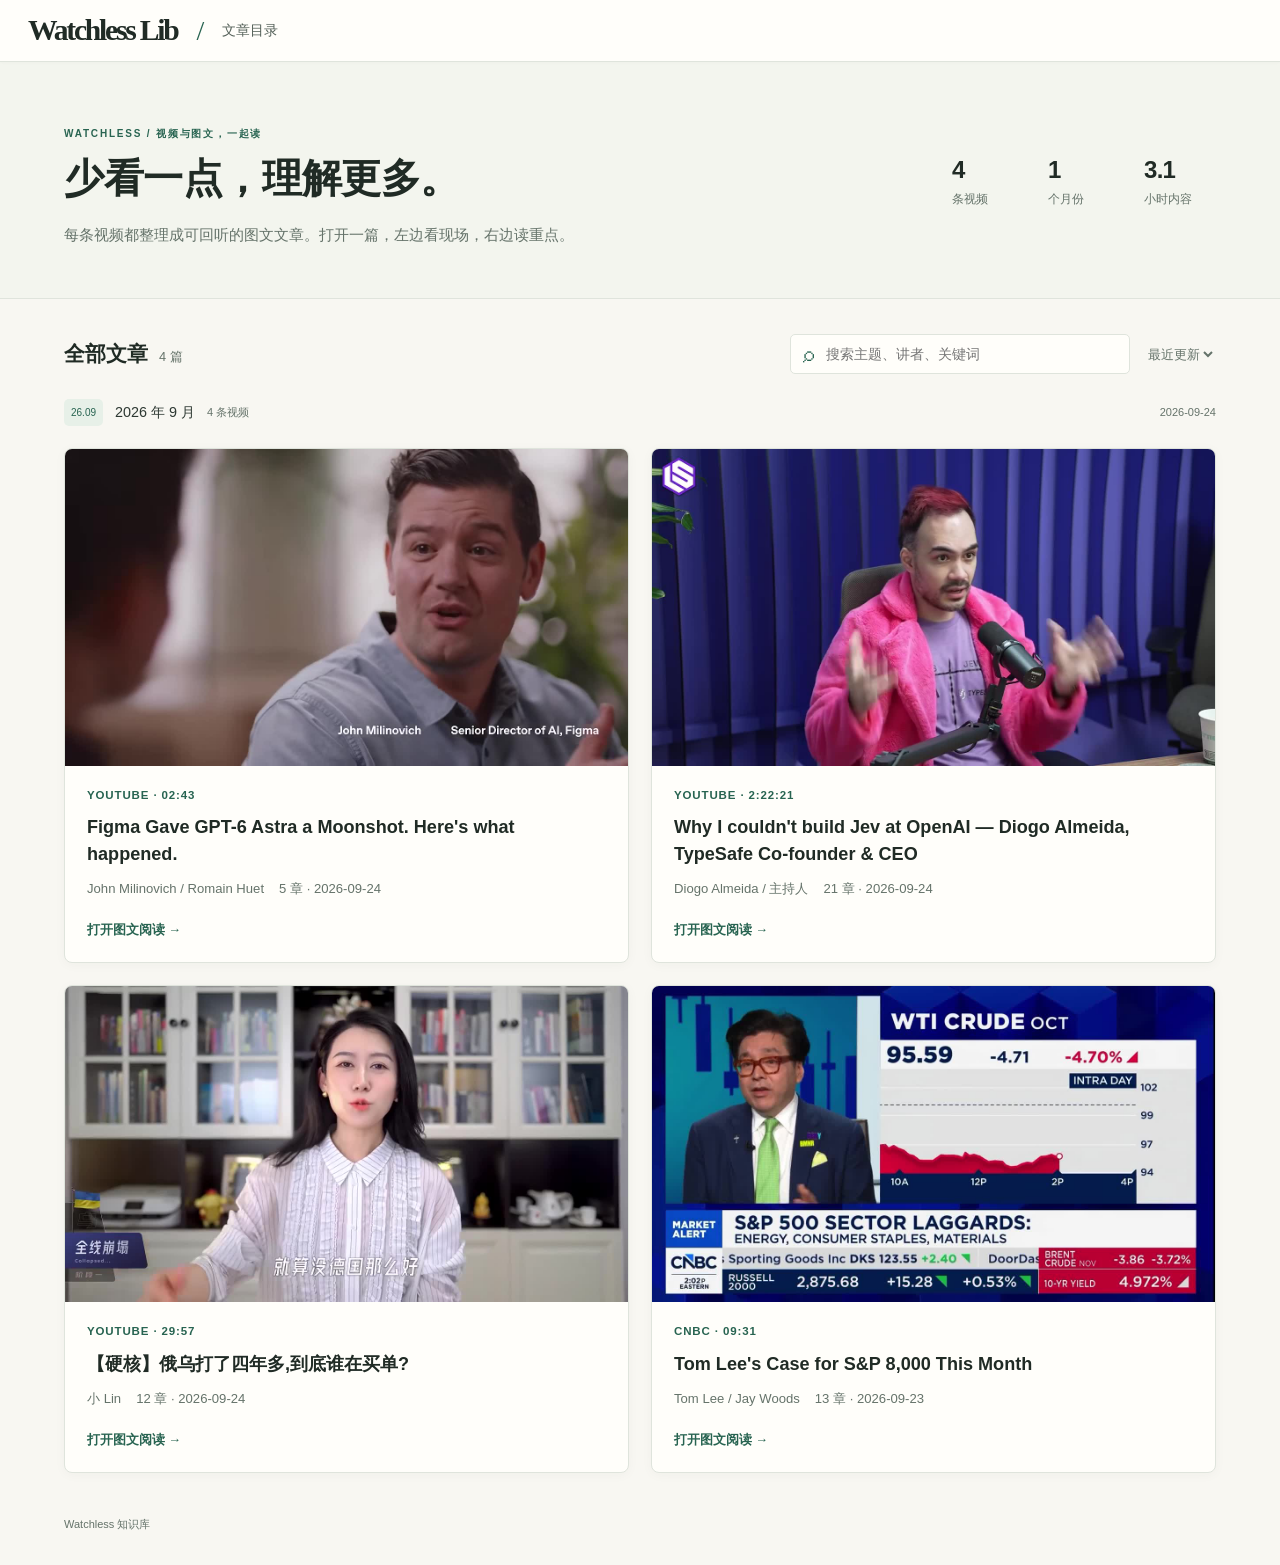
<file: site/index.html>
<!doctype html>
<html lang="zh-CN">
<head>
<meta charset="utf-8">
<meta name="viewport" content="width=device-width, initial-scale=1">
<title>文章目录 · watchless</title>
<meta name="description" content="视频与图文，一起读。打开一篇文章，边看边读。">
<link rel="stylesheet" href="assets/site.css?v=20260924-video-summary2">
</head>
<body data-page="archive">
<div id="app">
  <main class="state-page">
    <span class="eyebrow">watchless</span>
    <h1>正在打开文章目录</h1>
    <p>视频与图文，即将同步展开。</p>
    <div class="loading-bar"></div>
  </main>
</div>
<noscript>
  <main class="state-page">
    <h1>请启用 JavaScript</h1>
    <p>知识库需要 JavaScript 才能播放视频并同步图文。</p>
  </main>
</noscript>
<script src="assets/site.js?v=20260924-video-summary3"></script>
</body>
</html>
</file>
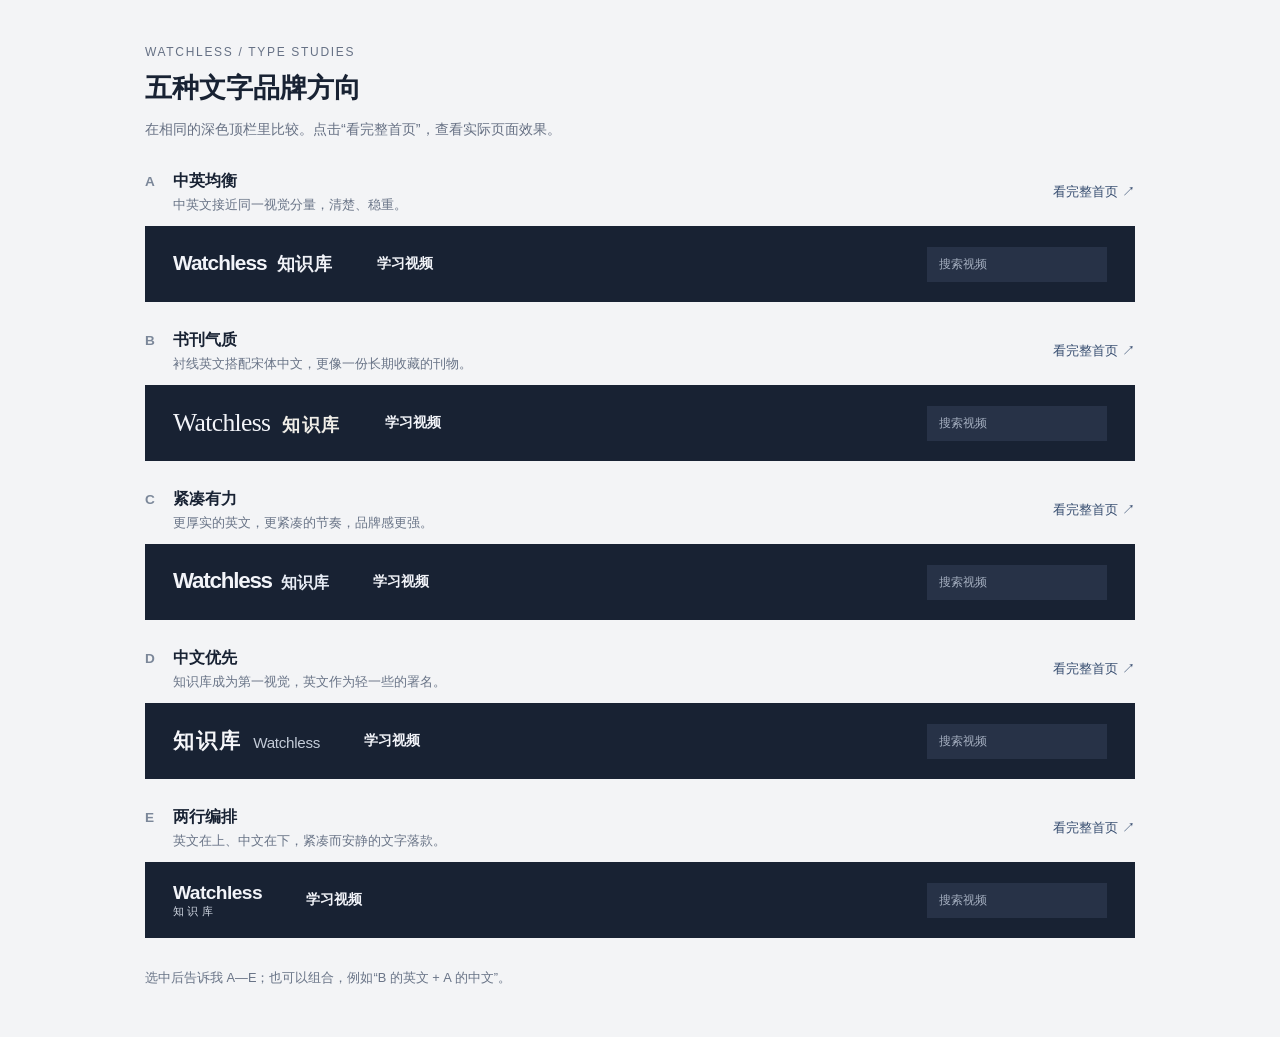
<file: site/brand-options/index.html>
<!doctype html><html lang="zh-CN"><head><meta charset="utf-8"><meta name="viewport" content="width=device-width,initial-scale=1"><title>Watchless · 文字品牌方案</title><style>
*{box-sizing:border-box}body{margin:0;background:#f3f4f6;color:#182233;font-family:"PingFang SC",sans-serif}main{max-width:1050px;margin:0 auto;padding:42px 30px 50px}.intro{margin-bottom:32px}.intro small{font-size:.75rem;letter-spacing:.14em;color:#667185}h1{font-size:1.7rem;font-weight:600;margin:10px 0} .intro p{color:#677184;font-size:.9rem}.option{margin-bottom:28px}.label{display:flex;justify-content:space-between;align-items:center;margin-bottom:12px;gap:15px}h2{font-size:1rem;margin:0;font-weight:600}h2 span{display:inline-block;color:#7b8799;font-family:"Avenir Next",sans-serif;width:28px;font-size:.85rem}.label p{margin:5px 0 0 28px;color:#697487;font-size:.8rem}.label a{color:#344b6e;text-decoration:none;font-size:.8rem;white-space:nowrap}.sample{height:76px;background:#182233;display:flex;align-items:center;padding:0 28px;gap:44px;color:#f2f4f9}.brand{display:flex;text-decoration:none;white-space:nowrap;color:inherit;flex-shrink:0}.brand-wordmark{line-height:1}.nav{font-size:.85rem;font-weight:600;white-space:nowrap}.search{margin-left:auto;background:#273247;color:#a5afc0;font-size:.75rem;padding:9px 12px;width:180px}footer{color:#697487;font-size:.8rem;margin-top:32px}@media(max-width:650px){main{padding:25px 16px}.sample{padding:0 18px;gap:25px}.search{display:none}.label{align-items:flex-start}.label p{line-height:1.6}.label a{font-size:.7rem}}
</style></head><body><main><header class="intro"><small>WATCHLESS / TYPE STUDIES</small><h1>五种文字品牌方向</h1><p>在相同的深色顶栏里比较。点击“看完整首页”，查看实际页面效果。</p></header><section class="option option-a"><div class="label"><div><h2><span>A</span>中英均衡</h2><p>中英文接近同一视觉分量，清楚、稳重。</p></div><a href="a.html" target="_blank">看完整首页 ↗</a></div><div class="sample"><a class="brand" href="a.html" aria-label="Watchless 知识库"><span class="brand-wordmark">Watchless</span><span class="brand-descriptor">知识库</span></a><span class="nav">学习视频</span><span class="search">搜索视频</span></div><style>.option-a .brand{gap:10px;align-items:baseline}.option-a .brand-wordmark{font-family:"Avenir Next",sans-serif;font-size:1.3rem;font-weight:600;letter-spacing:-.045em}.option-a .brand-descriptor{font-family:"PingFang SC",sans-serif;font-size:1.1rem;font-weight:600;letter-spacing:.04em;color:#f0f2f7}</style></section><section class="option option-b"><div class="label"><div><h2><span>B</span>书刊气质</h2><p>衬线英文搭配宋体中文，更像一份长期收藏的刊物。</p></div><a href="b.html" target="_blank">看完整首页 ↗</a></div><div class="sample"><a class="brand" href="b.html" aria-label="Watchless 知识库"><span class="brand-wordmark">Watchless</span><span class="brand-descriptor">知识库</span></a><span class="nav">学习视频</span><span class="search">搜索视频</span></div><style>.option-b .brand{gap:12px;align-items:baseline}.option-b .brand-wordmark{font-family:Baskerville,"Times New Roman",serif;font-size:1.6rem;font-weight:400;letter-spacing:-.025em}.option-b .brand-descriptor{font-family:"Songti SC",serif;font-size:1.15rem;font-weight:600;letter-spacing:.08em;color:#f0eee8}</style></section><section class="option option-c"><div class="label"><div><h2><span>C</span>紧凑有力</h2><p>更厚实的英文，更紧凑的节奏，品牌感更强。</p></div><a href="c.html" target="_blank">看完整首页 ↗</a></div><div class="sample"><a class="brand" href="c.html" aria-label="Watchless 知识库"><span class="brand-wordmark">Watchless</span><span class="brand-descriptor">知识库</span></a><span class="nav">学习视频</span><span class="search">搜索视频</span></div><style>.option-c .brand{gap:9px;align-items:baseline}.option-c .brand-wordmark{font-family:"Helvetica Neue",sans-serif;font-size:1.4rem;font-weight:800;letter-spacing:-.055em}.option-c .brand-descriptor{font-family:"PingFang SC",sans-serif;font-size:1rem;font-weight:600;letter-spacing:0;color:#e8edf6}</style></section><section class="option option-d"><div class="label"><div><h2><span>D</span>中文优先</h2><p>知识库成为第一视觉，英文作为轻一些的署名。</p></div><a href="d.html" target="_blank">看完整首页 ↗</a></div><div class="sample"><a class="brand" href="d.html" aria-label="Watchless 知识库"><span class="brand-wordmark">Watchless</span><span class="brand-descriptor">知识库</span></a><span class="nav">学习视频</span><span class="search">搜索视频</span></div><style>.option-d .brand{gap:11px;align-items:baseline;flex-direction:row-reverse}.option-d .brand-wordmark{font-family:"Avenir Next",sans-serif;font-size:.95rem;font-weight:500;letter-spacing:-.02em;color:#c3cbd8}.option-d .brand-descriptor{font-family:"PingFang SC",sans-serif;font-size:1.3rem;font-weight:600;letter-spacing:.1em;color:#f5f6f9}</style></section><section class="option option-e"><div class="label"><div><h2><span>E</span>两行编排</h2><p>英文在上、中文在下，紧凑而安静的文字落款。</p></div><a href="e.html" target="_blank">看完整首页 ↗</a></div><div class="sample"><a class="brand" href="e.html" aria-label="Watchless 知识库"><span class="brand-wordmark">Watchless</span><span class="brand-descriptor">知识库</span></a><span class="nav">学习视频</span><span class="search">搜索视频</span></div><style>.option-e .brand{gap:4px;align-items:flex-start;flex-direction:column}.option-e .brand-wordmark{font-family:"Avenir Next",sans-serif;font-size:1.2rem;font-weight:600;letter-spacing:-.03em;line-height:1}.option-e .brand-descriptor{font-family:"PingFang SC",sans-serif;font-size:.7rem;font-weight:500;letter-spacing:.3em;color:#d0d7e2;line-height:1}</style></section><footer>选中后告诉我 A—E；也可以组合，例如“B 的英文 + A 的中文”。</footer></main></body></html>
</file>
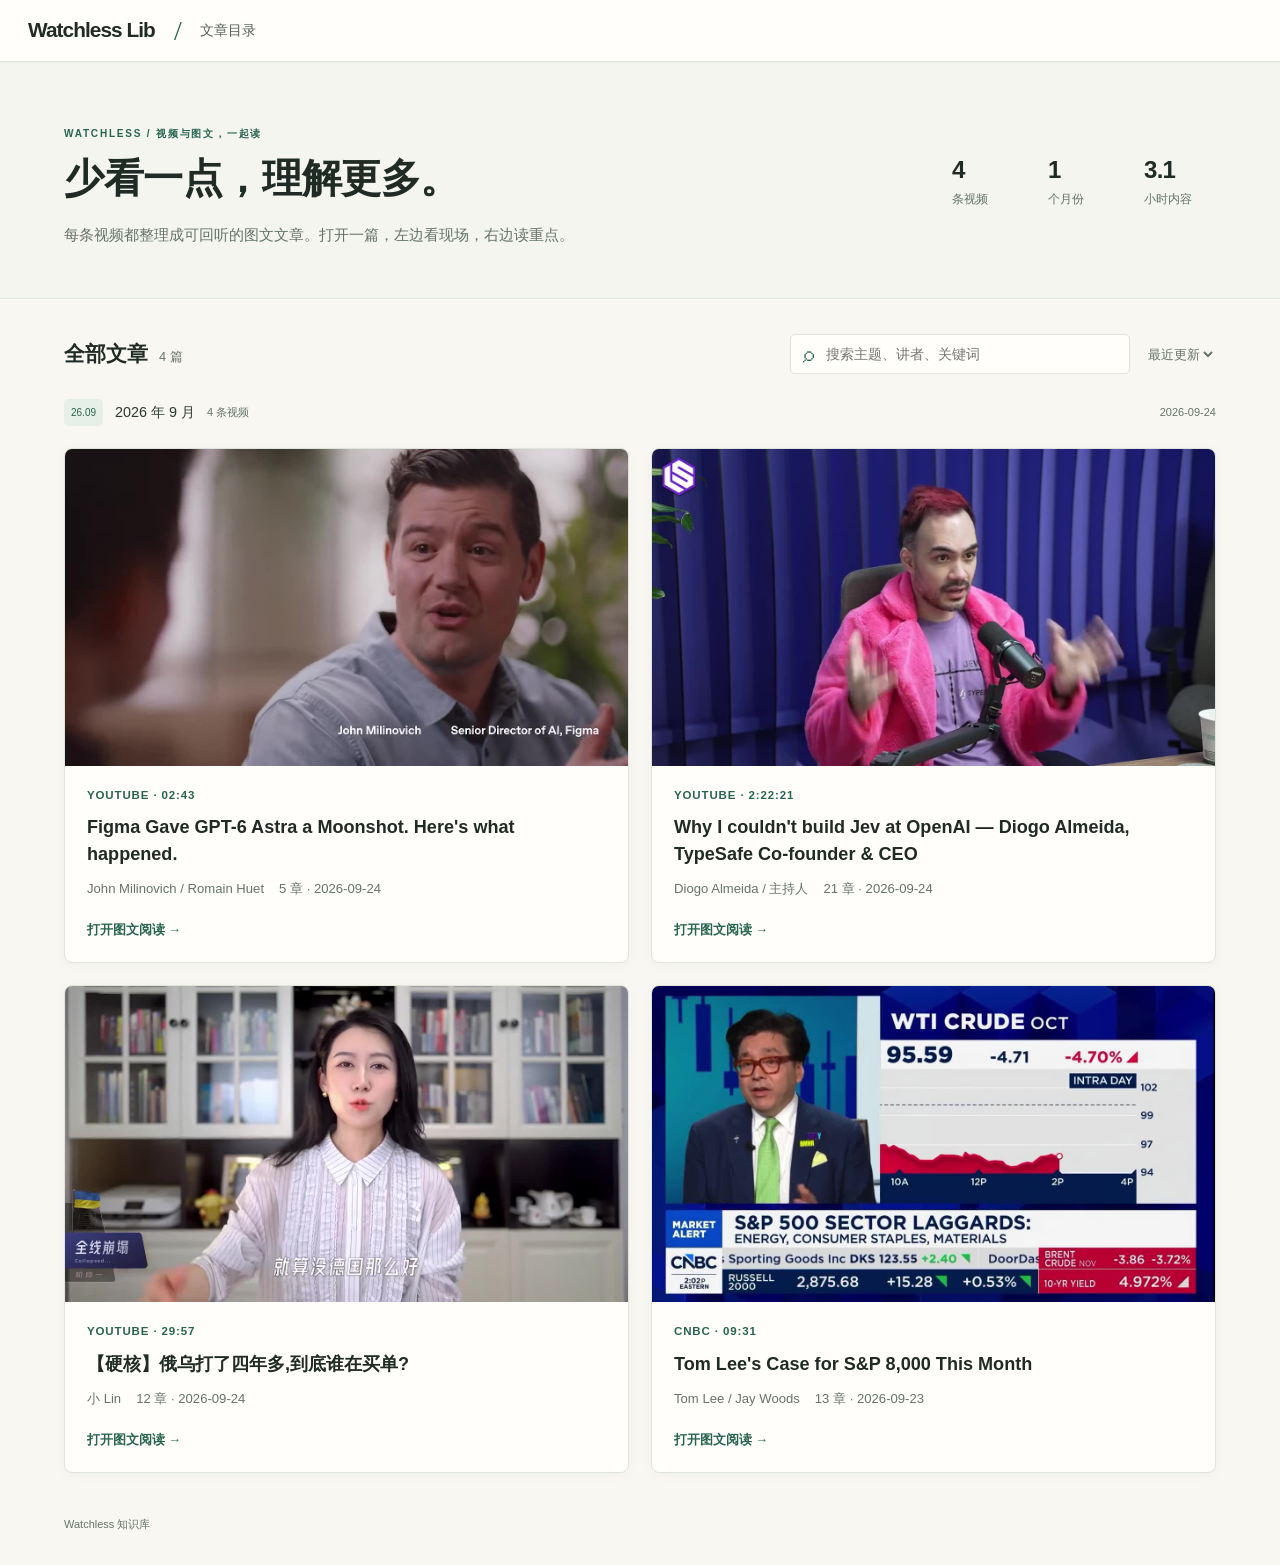
<file: site/brand-options/a.html>
<!doctype html>
<html lang="zh-CN">
<head>
<base href="../">
<meta charset="utf-8">
<meta name="viewport" content="width=device-width, initial-scale=1">
<title>Watchless 知识库 · 学习视频</title>
<meta name="description" content="视频与图文笔记，边看边读。">
<link rel="stylesheet" href="assets/site.css">
<link rel="stylesheet" href="brand-options/a.css">
</head>
<body data-page="archive">
<div id="app">
  <main class="state-page">
    <span class="eyebrow">Watchless 知识库</span>
    <h1>正在打开学习视频</h1>
    <p>视频与图文，即将同步展开。</p>
    <div class="loading-bar"></div>
  </main>
</div>
<noscript>
  <main class="state-page">
    <h1>请启用 JavaScript</h1>
    <p>知识库需要 JavaScript 才能播放视频并同步图文。</p>
  </main>
</noscript>
<script src="assets/site.js"></script>
</body>
</html>
</file>
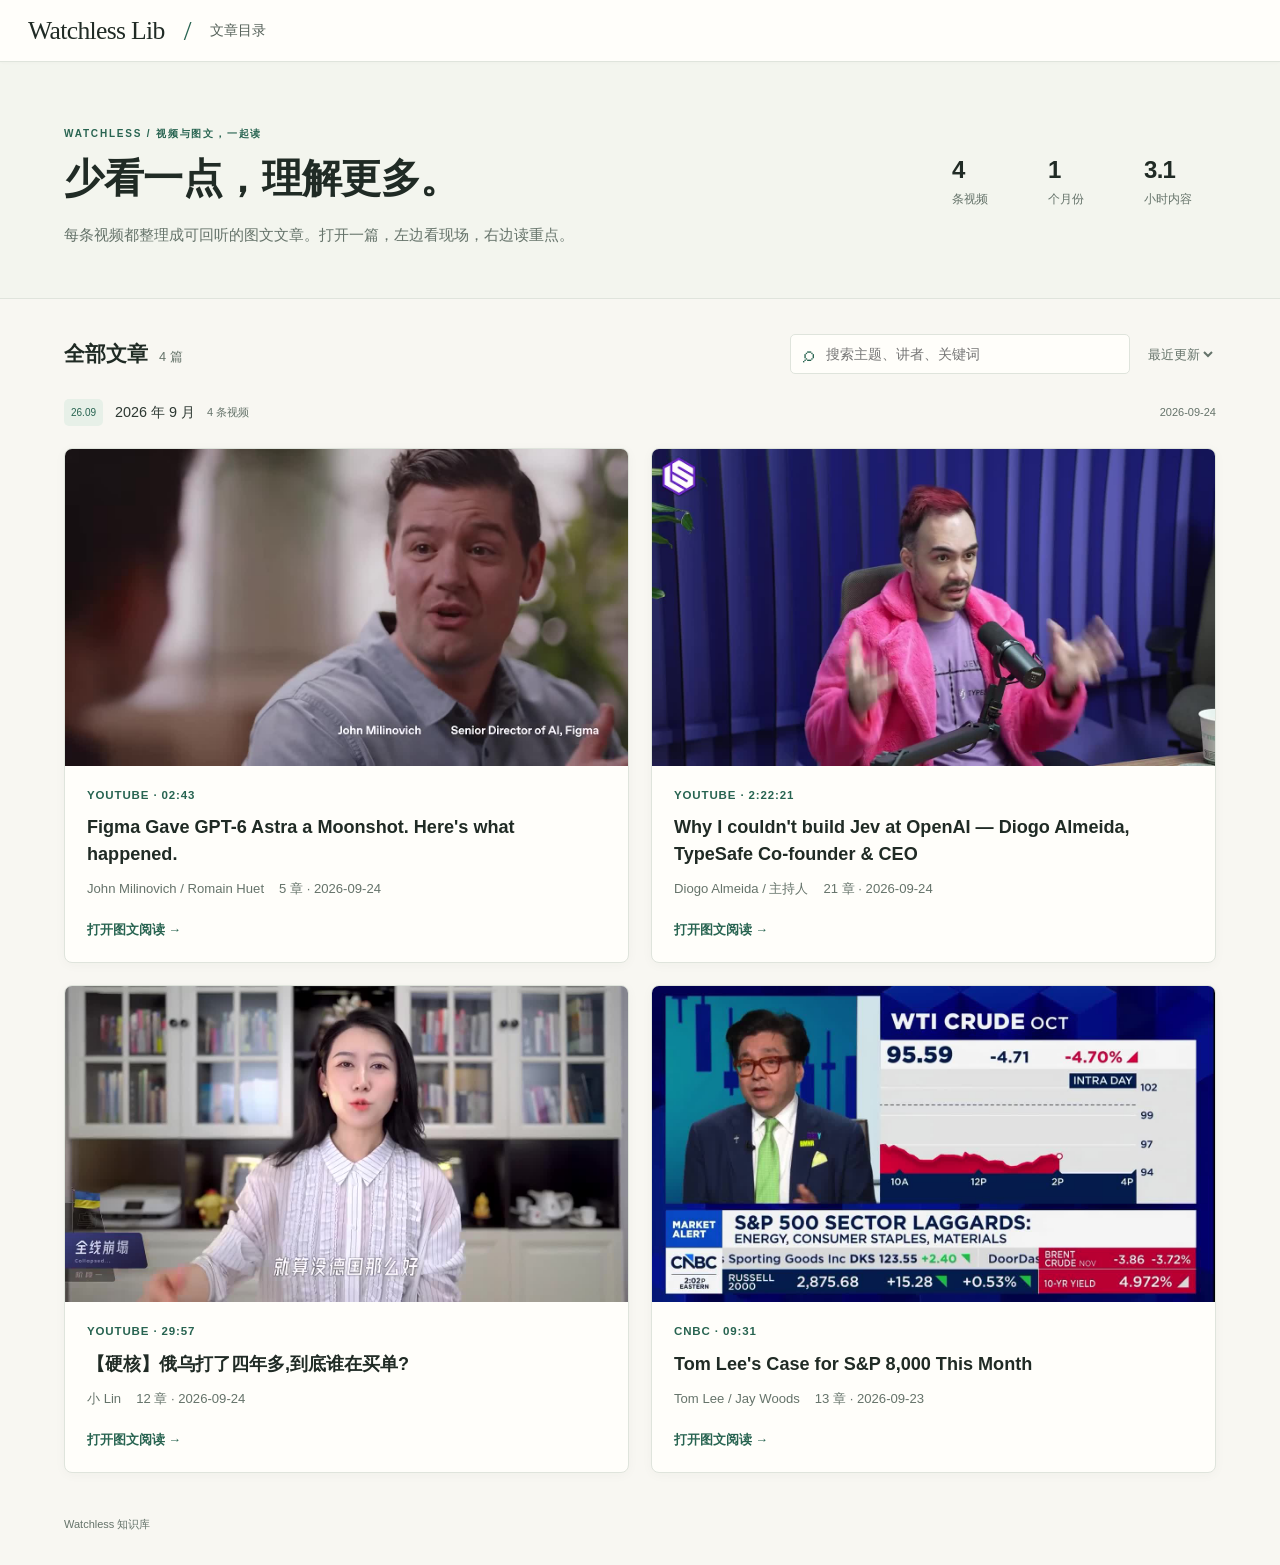
<file: site/brand-options/b.html>
<!doctype html>
<html lang="zh-CN">
<head>
<base href="../">
<meta charset="utf-8">
<meta name="viewport" content="width=device-width, initial-scale=1">
<title>Watchless 知识库 · 学习视频</title>
<meta name="description" content="视频与图文笔记，边看边读。">
<link rel="stylesheet" href="assets/site.css">
<link rel="stylesheet" href="brand-options/b.css">
</head>
<body data-page="archive">
<div id="app">
  <main class="state-page">
    <span class="eyebrow">Watchless 知识库</span>
    <h1>正在打开学习视频</h1>
    <p>视频与图文，即将同步展开。</p>
    <div class="loading-bar"></div>
  </main>
</div>
<noscript>
  <main class="state-page">
    <h1>请启用 JavaScript</h1>
    <p>知识库需要 JavaScript 才能播放视频并同步图文。</p>
  </main>
</noscript>
<script src="assets/site.js"></script>
</body>
</html>
</file>
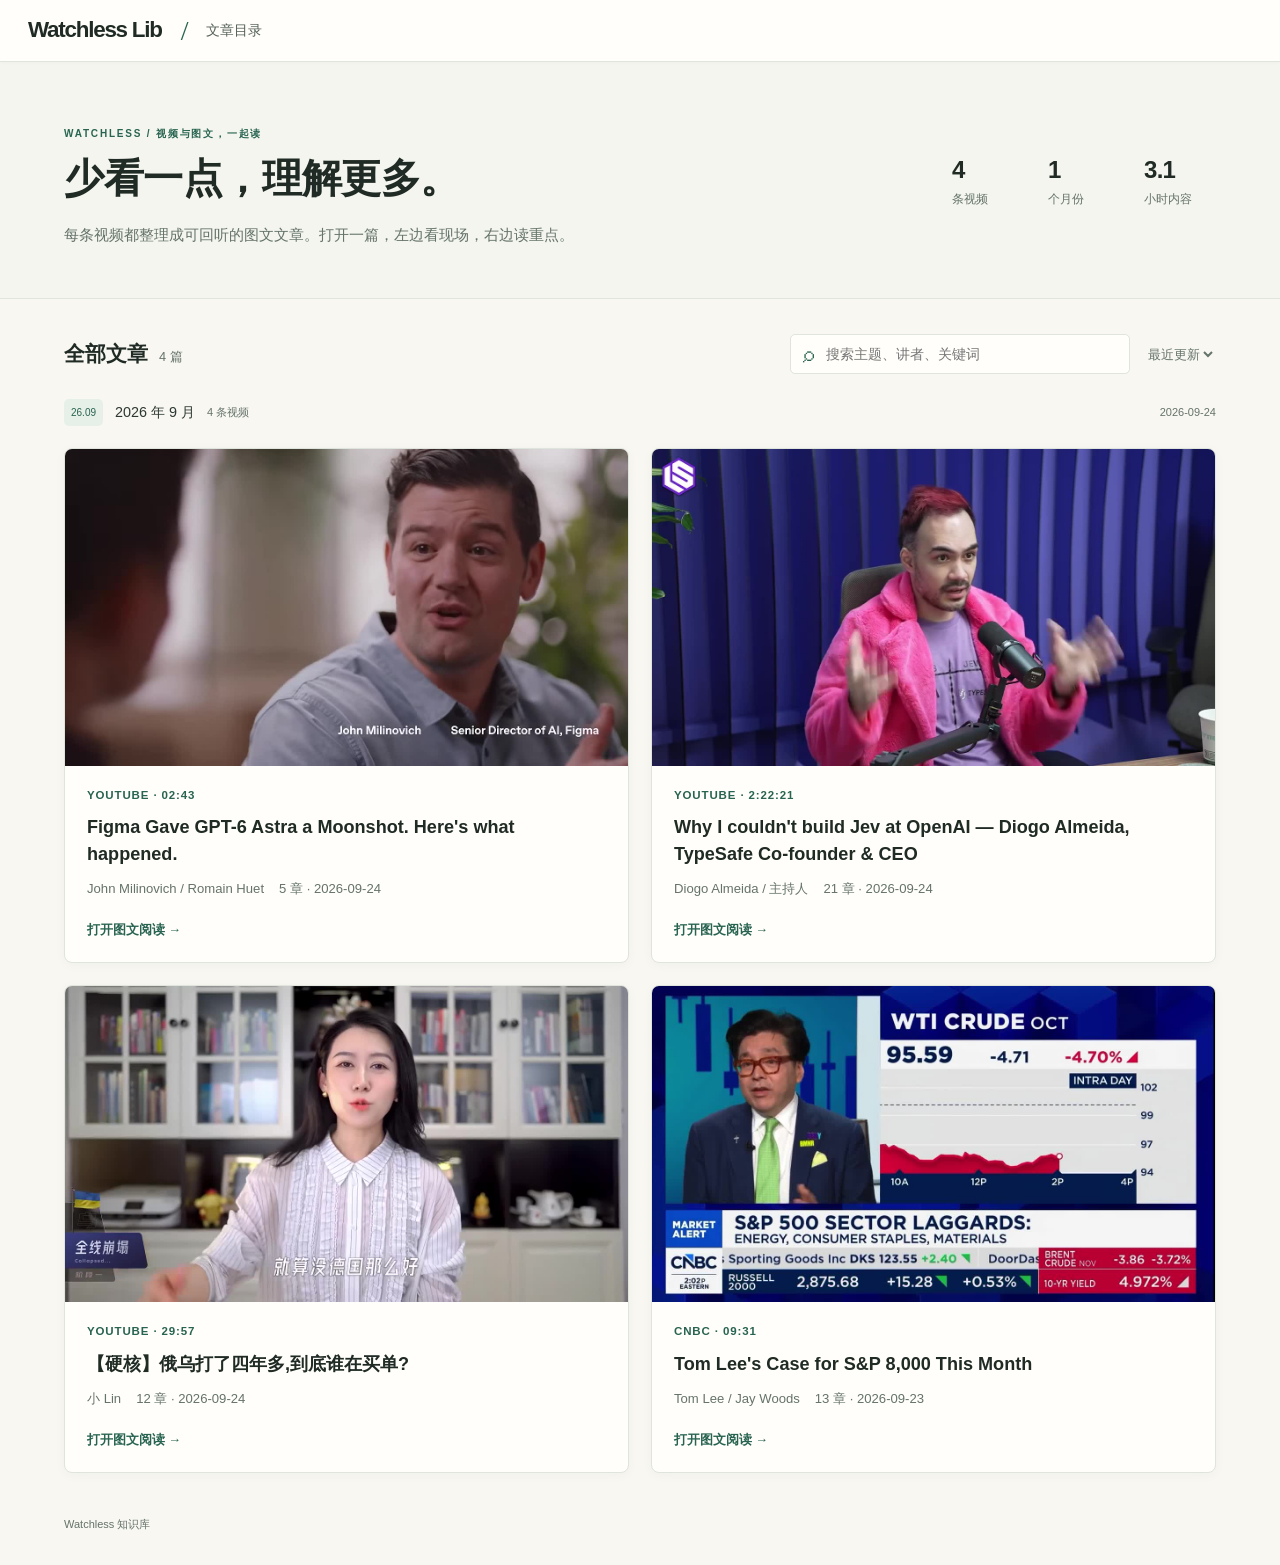
<file: site/brand-options/c.html>
<!doctype html>
<html lang="zh-CN">
<head>
<base href="../">
<meta charset="utf-8">
<meta name="viewport" content="width=device-width, initial-scale=1">
<title>Watchless 知识库 · 学习视频</title>
<meta name="description" content="视频与图文笔记，边看边读。">
<link rel="stylesheet" href="assets/site.css">
<link rel="stylesheet" href="brand-options/c.css">
</head>
<body data-page="archive">
<div id="app">
  <main class="state-page">
    <span class="eyebrow">Watchless 知识库</span>
    <h1>正在打开学习视频</h1>
    <p>视频与图文，即将同步展开。</p>
    <div class="loading-bar"></div>
  </main>
</div>
<noscript>
  <main class="state-page">
    <h1>请启用 JavaScript</h1>
    <p>知识库需要 JavaScript 才能播放视频并同步图文。</p>
  </main>
</noscript>
<script src="assets/site.js"></script>
</body>
</html>
</file>
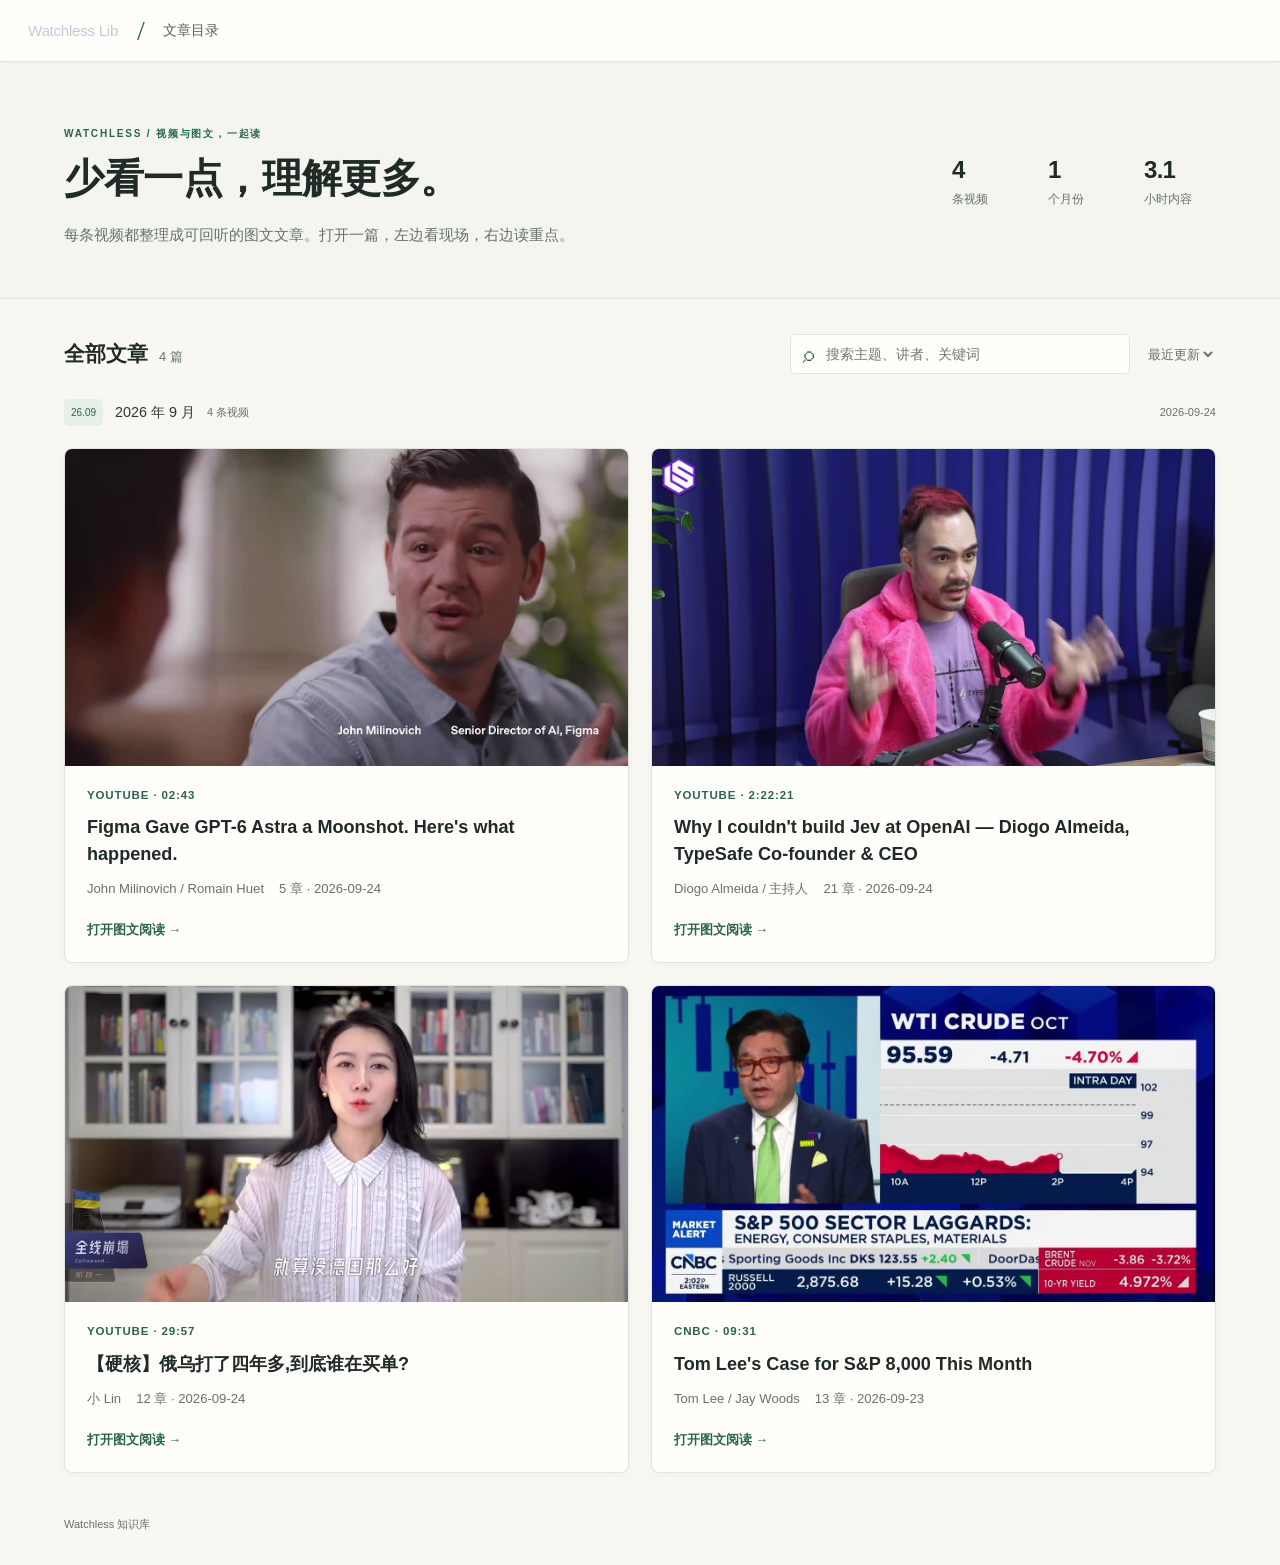
<file: site/brand-options/d.html>
<!doctype html>
<html lang="zh-CN">
<head>
<base href="../">
<meta charset="utf-8">
<meta name="viewport" content="width=device-width, initial-scale=1">
<title>Watchless 知识库 · 学习视频</title>
<meta name="description" content="视频与图文笔记，边看边读。">
<link rel="stylesheet" href="assets/site.css">
<link rel="stylesheet" href="brand-options/d.css">
</head>
<body data-page="archive">
<div id="app">
  <main class="state-page">
    <span class="eyebrow">Watchless 知识库</span>
    <h1>正在打开学习视频</h1>
    <p>视频与图文，即将同步展开。</p>
    <div class="loading-bar"></div>
  </main>
</div>
<noscript>
  <main class="state-page">
    <h1>请启用 JavaScript</h1>
    <p>知识库需要 JavaScript 才能播放视频并同步图文。</p>
  </main>
</noscript>
<script src="assets/site.js"></script>
</body>
</html>
</file>
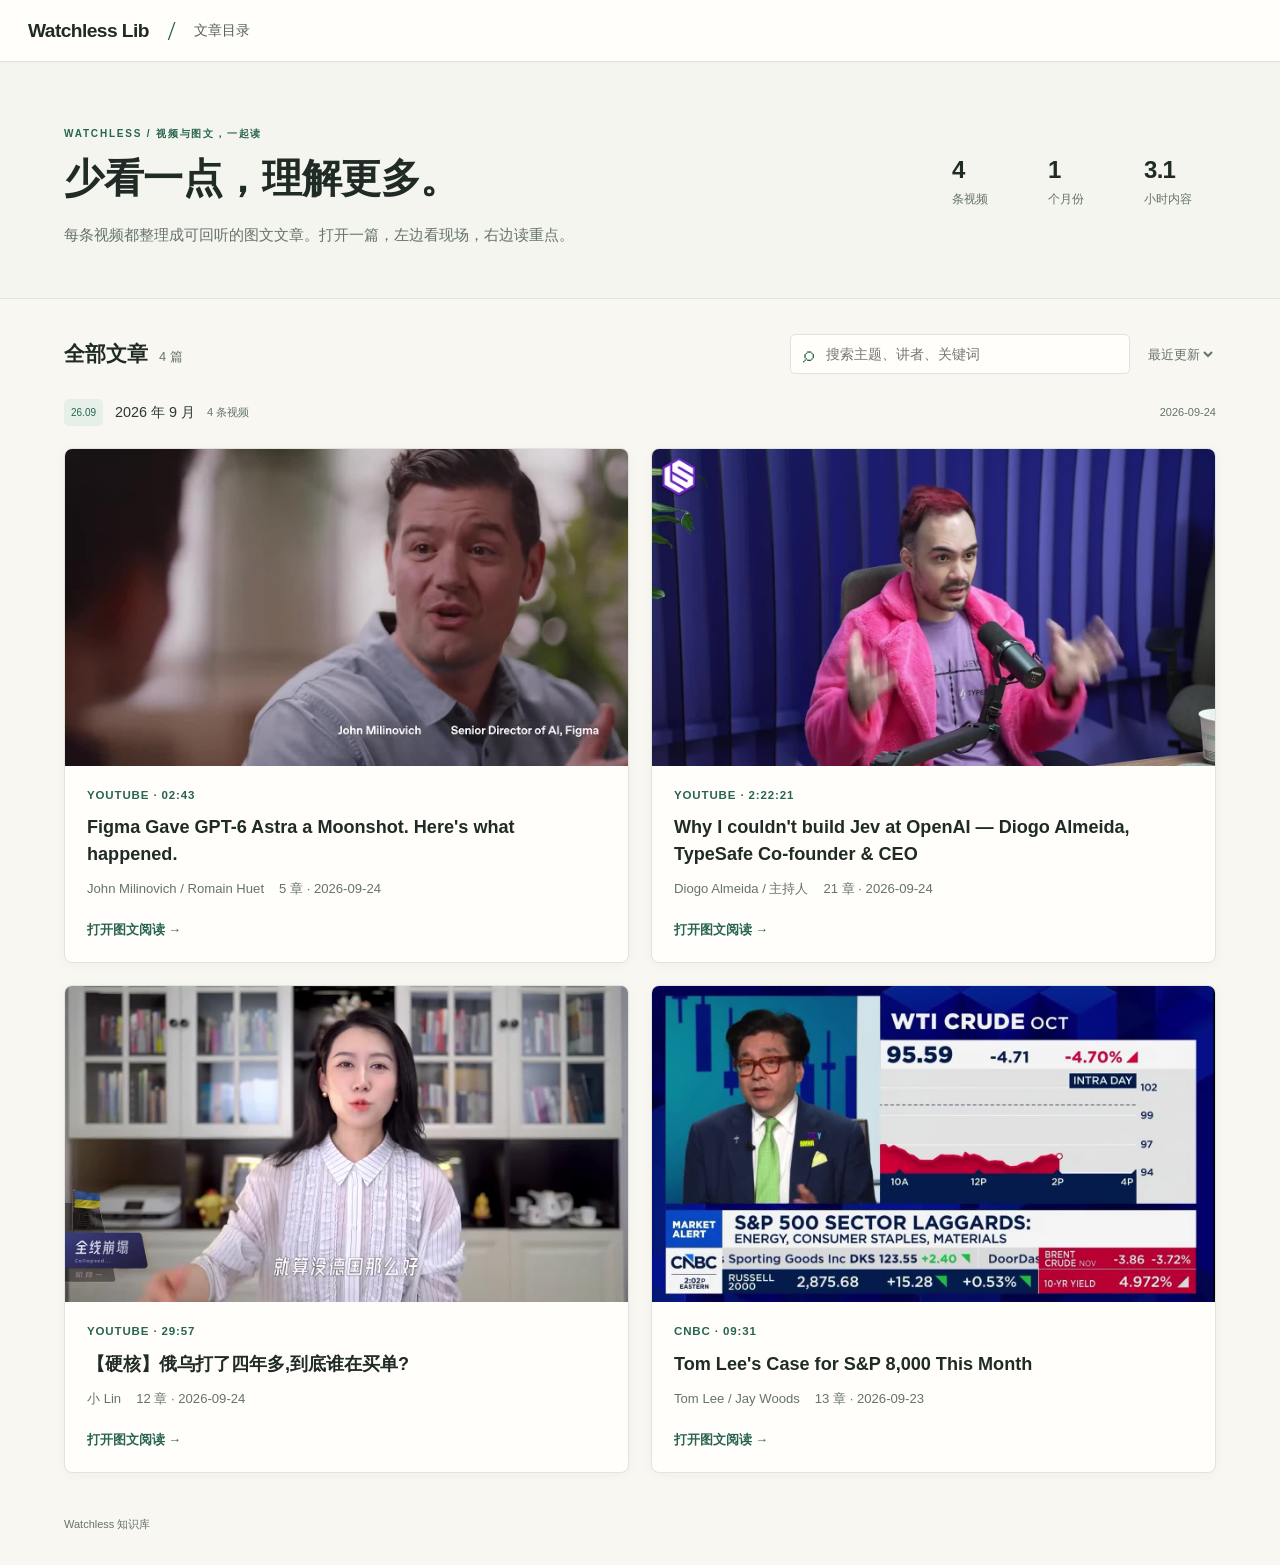
<file: site/brand-options/e.html>
<!doctype html>
<html lang="zh-CN">
<head>
<base href="../">
<meta charset="utf-8">
<meta name="viewport" content="width=device-width, initial-scale=1">
<title>Watchless 知识库 · 学习视频</title>
<meta name="description" content="视频与图文笔记，边看边读。">
<link rel="stylesheet" href="assets/site.css">
<link rel="stylesheet" href="brand-options/e.css">
</head>
<body data-page="archive">
<div id="app">
  <main class="state-page">
    <span class="eyebrow">Watchless 知识库</span>
    <h1>正在打开学习视频</h1>
    <p>视频与图文，即将同步展开。</p>
    <div class="loading-bar"></div>
  </main>
</div>
<noscript>
  <main class="state-page">
    <h1>请启用 JavaScript</h1>
    <p>知识库需要 JavaScript 才能播放视频并同步图文。</p>
  </main>
</noscript>
<script src="assets/site.js"></script>
</body>
</html>
</file>
<file: site/assets/site.css>
/* ==========================================================================
   Watchless 知识库 · 固定样式表
   风格锁定：暖白纸底、深绿强调与清晰的图文阅读层级
   新增课程时不需要修改本文件。
   ========================================================================== */

:root {
  --ink: #2d3832;
  --ink-strong: #202b25;
  --muted: #65736a;
  --muted-2: #7f8d83;
  --paper: #f8f7f2;
  --panel: #fffefa;
  --line: #dfe4dc;
  --line-soft: #ecf0e8;
  --accent: #286451;
  --accent-strong: #205745;
  --accent-ink: #194b3a;
  --wash: #e7f0e8;
  --wash-soft: #f0f5ed;
  --bar: #fffefa;
  --bar-ink: #425149;
  --bar-ink-strong: #202b25;
  --bar-muted: #65736a;
  --bar-field: #f2f4ef;
  --ink-on-media: #142128;
  --ok: #146653;
  --radius: 5px;
  --font: 'PingFang SC', 'Noto Sans CJK SC', 'Microsoft YaHei', -apple-system,
    BlinkMacSystemFont, 'Segoe UI', sans-serif;
  --font-num: 'SF Mono', 'JetBrains Mono', Menlo, Consolas, monospace;
  --shadow: 0 1px 2px rgba(24, 34, 51, .04);
}

*, *::before, *::after { box-sizing: border-box; }

html { -webkit-text-size-adjust: 100%; scroll-behavior: smooth; }

body {
  margin: 0;
  font-family: var(--font);
  font-size: 16px;
  line-height: 1.7;
  color: var(--ink);
  background: var(--paper);
  -webkit-font-smoothing: antialiased;
  text-rendering: optimizeLegibility;
  font-variant-numeric: tabular-nums;
}

h1, h2, h3, h4, p, figure, blockquote { margin: 0; }
button { font: inherit; color: inherit; background: none; border: 0; cursor: pointer; }
input, select { font: inherit; color: inherit; }
a { color: var(--accent); text-decoration: none; }
img { max-width: 100%; }
time { font-variant-numeric: tabular-nums; }

button:focus-visible,
a:focus-visible,
input:focus-visible,
select:focus-visible,
[tabindex]:focus-visible {
  outline: 2px solid var(--accent);
  outline-offset: 2px;
}

.eyebrow {
  font-size: 10px;
  font-weight: 600;
  letter-spacing: .18em;
  text-transform: uppercase;
  color: var(--accent);
}

[hidden] { display: none !important; }

/* ==================== topbar ==================== */

.topbar {
  height: 64px;
  display: flex;
  align-items: center;
  gap: 44px;
  padding: 0 28px;
  background: var(--bar);
  color: var(--bar-ink);
  position: sticky;
  top: 0;
  z-index: 30;
}

.brand {
  display: flex;
  align-items: baseline;
  gap: 12px;
  color: var(--bar-ink-strong);
  white-space: nowrap;
  flex-shrink: 0;
}

.brand-wordmark {
  font-family: Baskerville, "Times New Roman", serif;
  font-size: 1.6rem;
  font-weight: 400;
  letter-spacing: -.025em;
  line-height: 1;
}

.brand-descriptor {
  font-family: "Songti SC", serif;
  color: #f0eee8;
  font-size: 1.15rem;
  font-weight: 600;
  letter-spacing: .08em;
}

.global-nav {
  display: flex;
  gap: 30px;
  height: 100%;
  margin-right: auto;
  font-size: 14px;
}

.global-nav button {
  height: 100%;
  padding: 0 3px;
  color: var(--bar-muted);
  position: relative;
  white-space: nowrap;
}
.global-nav button.active { color: #fff; font-weight: 600; }
.global-nav button.active::after {
  content: '';
  position: absolute;
  left: 0; right: 0; bottom: 0;
  height: 3px;
  background: var(--accent);
}

.header-tools {
  display: flex;
  align-items: center;
  gap: 15px;
  font-size: 12px;
}

.header-search {
  display: flex;
  align-items: center;
  gap: 8px;
  width: 230px;
  height: 34px;
  padding: 0 10px;
  background: var(--bar-field);
  border-radius: var(--radius);
}
.header-search input {
  width: 100%;
  min-width: 0;
  border: 0;
  background: none;
  color: var(--bar-ink-strong);
  font-size: 12px;
  outline: none;
}
.header-search input::placeholder { color: var(--muted-2); }
.header-search:focus-within { outline: 2px solid #6da0ff; }
.header-search button { font-size: 18px; line-height: 1; color: #9aaac1; }

/* ==================== archive page ==================== */

.archive { min-height: calc(100vh - 64px); }

.archive-intro {
  margin-left: 220px;
  padding: 25px 32px 23px;
  background: var(--panel);
  border-bottom: 1px solid var(--line);
  min-height: 125px;
  display: flex;
  align-items: center;
  justify-content: space-between;
  gap: 40px;
}
.archive-intro h1 {
  font-size: 22px;
  font-weight: 500;
  letter-spacing: -.01em;
  margin-bottom: 10px;
}
.archive-intro p { font-size: 12px; color: var(--muted); }

.archive-stats { display: flex; gap: 32px; flex-shrink: 0; padding-right: 8px; }
.archive-stats div { display: flex; flex-direction: column; gap: 6px; }
.archive-stats strong {
  font-size: 25px;
  font-weight: 500;
  letter-spacing: -.03em;
  line-height: 1.1;
}
.archive-stats small { font-size: 13px; margin-left: 2px; }
.archive-stats span { font-size: 10px; color: var(--muted); }

.month-nav {
  position: fixed;
  top: 64px;
  bottom: 0;
  left: 0;
  width: 220px;
  padding: 23px 0;
  background: var(--panel);
  border-right: 1px solid var(--line);
  overflow-y: auto;
  scrollbar-width: thin;
}
.month-nav > .eyebrow {
  display: block;
  padding: 0 25px 22px;
  font-size: 12px;
  letter-spacing: .04em;
  color: #697589;
  text-transform: none;
  font-weight: 400;
}
.month-nav button {
  display: flex;
  justify-content: space-between;
  gap: 12px;
  width: 100%;
  min-height: 43px;
  padding: 13px 25px;
  text-align: left;
  font-size: 13px;
  color: #617089;
  border-left: 3px solid transparent;
}
.month-nav button span { font-size: 11px; color: var(--muted-2); }
.month-nav button:hover { background: var(--wash-soft); }
.month-nav button.active {
  background: #e1ecff;
  border-left-color: var(--accent);
  color: var(--accent-strong);
  font-weight: 600;
}
.month-nav button.active span { color: var(--accent-strong); }

.archive-body { padding: 25px 32px 0 252px; }

.archive-tools {
  display: flex;
  align-items: center;
  gap: 14px;
  margin-bottom: 25px;
  min-height: 42px;
}
.archive-tools > div {
  display: flex;
  align-items: baseline;
  gap: 11px;
  margin-right: auto;
}
.archive-tools h2 { font-size: 16px; font-weight: 500; white-space: nowrap; }
.archive-tools > div > span { font-size: 11px; color: var(--muted); white-space: nowrap; }

.tool-search {
  display: flex;
  align-items: center;
  gap: 10px;
  height: 40px;
  width: 300px;
  padding: 0 12px;
  background: var(--panel);
  border: 1px solid #dce3ee;
  border-radius: 5px;
}
.tool-search > span { font-size: 22px; color: #7b8ba4; line-height: 1; }
.tool-search input { width: 100%; min-width: 0; border: 0; background: none; outline: none; font-size: 12px; }
.tool-search:focus-within { outline: 2px solid var(--accent); outline-offset: 2px; }
.tool-search input:focus-visible { outline: none; }
.tool-search button { color: var(--muted-2); font-size: 15px; }

.archive-tools select {
  border: 0;
  background: none;
  font-size: 11px;
  color: #65728b;
  max-width: 130px;
}

.month-group { margin-bottom: 27px; }
.month-group > header {
  display: flex;
  align-items: center;
  justify-content: space-between;
  gap: 12px;
  margin-bottom: 12px;
  font-size: 11px;
  color: var(--muted);
}
.month-group > header > div { display: flex; align-items: center; gap: 12px; }
.month-group h3 { font-size: 13px; font-weight: 500; color: #34425b; }
.month-badge {
  padding: 5px 7px;
  font-size: 10px;
  color: var(--accent);
  background: #e8f0ff;
  border-radius: var(--radius);
}

.archive-row {
  display: flex;
  align-items: center;
  gap: 20px;
  width: 100%;
  min-height: 86px;
  padding: 18px 22px;
  text-align: left;
  background: var(--panel);
  border: 1px solid var(--line);
  border-bottom: 0;
  transition: background .15s;
}
.archive-row:first-of-type { border-radius: var(--radius) var(--radius) 0 0; }
.archive-row:last-of-type { border-bottom: 1px solid var(--line); border-radius: 0 0 var(--radius) var(--radius); }
.archive-row:hover { background: #f0f5ff; }

.row-order { font-size: 11px; color: var(--muted-2); }
.row-main { flex: 1; min-width: 0; }
.row-main h4 { margin-bottom: 8px; font-size: 14px; font-weight: 500; line-height: 1.55; }
.row-main p { font-size: 11px; color: var(--muted); line-height: 1.6; }
.row-main p span { margin-left: 20px; color: var(--muted-2); }
.archive-row > time { font-size: 11px; color: var(--muted); }
.row-open { display: flex; align-items: center; gap: 15px; font-size: 11px; color: var(--accent); white-space: nowrap; }
.row-open span { font-size: 17px; }

.archive-empty {
  padding: 70px 20px;
  text-align: center;
  background: var(--panel);
}
.archive-empty h3 { font-size: 20px; font-weight: 500; }
.archive-empty p { margin: 16px 0; font-size: 13px; color: var(--muted); }
.archive-empty button { color: var(--accent); }

.archive-footer {
  display: flex;
  justify-content: space-between;
  padding: 20px 0 34px;
  font-size: 11px;
  color: #8d99ac;
}

/* ==================== lesson page ==================== */

.lesson-heading {
  padding: 20px 3.2vw;
  background: var(--panel);
  border-bottom: 1px solid var(--line);
}

.breadcrumb {
  display: flex;
  align-items: center;
  gap: 11px;
  margin-bottom: 12px;
  font-size: 11px;
  color: var(--muted);
}
.breadcrumb button { padding: 0; color: var(--muted); }
.breadcrumb button:hover { color: var(--accent); }
.breadcrumb .heading-date { margin-left: auto; }

.title-line {
  display: flex;
  align-items: center;
  justify-content: space-between;
  gap: 24px;
}
.title-line h1 {
  max-width: 85%;
  font-size: clamp(20px, 1.7vw, 28px);
  font-weight: 600;
  line-height: 1.45;
  letter-spacing: -.03em;
}
.browse-button {
  display: flex;
  gap: 9px;
  align-items: center;
  padding: 9px 13px;
  font-size: 12px;
  border: 1px solid #cbd5d0;
  border-radius: var(--radius);
  flex-shrink: 0;
}
.browse-button:hover { background: var(--wash); }
.browse-button span { font-size: 17px; line-height: 1; }

.byline {
  display: flex;
  align-items: center;
  gap: 12px;
  margin-top: 13px;
  font-size: 11px;
  color: var(--muted);
}
.byline .dot { opacity: .5; }

.workspace {
  display: grid;
  grid-template-columns: minmax(280px, var(--watch-size, 51fr)) 22px minmax(280px, var(--read-size, 49fr));
  gap: 0;
  padding: 0 3.2vw;
  height: calc(100dvh - 239px);
  min-height: 420px;
}

/* ---- watch pane ---- */

.watch-pane {
  min-width: 0;
  padding-bottom: 24px;
  overflow-y: auto;
  scrollbar-width: thin;
}

.video-shell {
  position: relative;
  aspect-ratio: 16 / 9;
  background: var(--ink-on-media);
  border-radius: 5px;
  overflow: hidden;
}
.video-shell video { display: block; width: 100%; height: 100%; object-fit: contain; }
.video-error {
  position: absolute;
  left: 20px; right: 20px; bottom: 45px;
  padding: 12px;
  font-size: 13px;
  background: #fff8ec;
  color: #613d22;
  border-radius: 4px;
}
.video-error button { text-decoration: underline; }

.playback-caption {
  display: flex;
  align-items: center;
  gap: 7px;
  padding: 14px 0 20px;
  font-size: 11px;
  color: var(--muted);
}
.status-indicator { width: 5px; height: 5px; border-radius: 50%; background: #9eada6; }
.status-indicator.playing { background: var(--accent); }
.playback-time { margin-left: auto; color: var(--ink); }
.playback-time span { margin-left: 3px; color: var(--muted); }

.chapter-heading {
  display: flex;
  align-items: center;
  justify-content: space-between;
  margin: 4px 0 12px;
}
.chapter-heading h2 { font-size: 15px; font-weight: 600; }
.chapter-heading > span { font-size: 10px; letter-spacing: .06em; color: var(--muted); }

.chapter-list { border-top: 1px solid var(--line); }
.chapter-list button {
  display: flex;
  align-items: center;
  gap: 12px;
  width: 100%;
  min-height: 51px;
  padding: 10px 12px;
  font-size: 12px;
  text-align: left;
  border-bottom: 1px solid var(--line);
}
.chapter-list button:hover { background: #edf0e9; }
.chapter-list button.chapter-active { background: var(--wash); color: var(--accent); }
.chapter-index { font-size: 10px; color: var(--muted); }
.chapter-name { line-height: 1.65; }
.chapter-list time { margin-left: auto; font-size: 10px; white-space: nowrap; color: var(--muted); }
.chapter-arrow { opacity: 0; }
.chapter-active .chapter-arrow { opacity: 1; }

.watch-note {
  display: flex;
  gap: 12px;
  padding: 22px 10px;
  font-size: 11px;
  line-height: 1.9;
  color: var(--muted);
}
.watch-note > span { font-size: 18px; color: var(--accent); }

/* ---- divider ---- */

.pane-divider {
  position: relative;
  display: flex;
  align-items: center;
  justify-content: center;
  align-self: stretch;
  cursor: col-resize;
  touch-action: none;
  outline: none;
}
.pane-divider::before {
  content: '';
  position: absolute;
  top: 0; bottom: 0;
  width: 1px;
  background: var(--line);
  transition: background .15s;
}
.pane-divider span {
  position: sticky;
  top: 50%;
  width: 5px;
  height: 36px;
  border-radius: 4px;
  background: #b6c2d5;
  box-shadow: 0 0 0 4px var(--wash);
  z-index: 1;
}
.pane-divider:hover::before,
.pane-divider:focus-visible::before,
.workspace.resizing .pane-divider::before { width: 2px; background: var(--accent); }
.pane-divider:hover span,
.pane-divider:focus-visible span,
.workspace.resizing .pane-divider span { background: var(--accent); }
.workspace.resizing { user-select: none; cursor: col-resize; }
.workspace.resizing .watch-pane,
.workspace.resizing .read-pane { pointer-events: none; }

/* ---- read pane ---- */

.read-pane {
  display: flex;
  flex-direction: column;
  min-width: 0;
  min-height: 0;
  background: var(--panel);
  border: 1px solid var(--line);
  border-bottom: 0;
  border-radius: 4px 4px 0 0;
  overflow: hidden;
}

.reading-toolbar {
  display: flex;
  align-items: center;
  justify-content: space-between;
  gap: 12px;
  height: 58px;
  padding: 0 24px;
  flex-shrink: 0;
  background: var(--panel);
  border-bottom: 1px solid var(--line);
}

.mode-tabs { display: flex; gap: 20px; height: 100%; align-items: stretch; }
.mode-tabs button {
  position: relative;
  padding: 0;
  font-size: 12px;
  color: var(--muted);
  white-space: nowrap;
}
.mode-tabs button.selected { color: var(--accent); font-weight: 600; }
.mode-tabs button.selected::after {
  content: '';
  position: absolute;
  left: 0; right: 0; bottom: 0;
  height: 2px;
  background: var(--accent);
}
.mode-tabs span { margin-left: 3px; font-size: 10px; color: var(--muted); }
.mode-tabs button:disabled { opacity: .4; cursor: default; }

.follow-control {
  display: flex;
  align-items: center;
  gap: 7px;
  font-size: 11px;
  color: var(--muted);
  cursor: pointer;
  white-space: nowrap;
  position: relative;
}
.follow-control input { position: absolute; width: 28px; height: 16px; opacity: 0; cursor: pointer; }
.switch {
  position: relative;
  width: 27px;
  height: 15px;
  border-radius: 10px;
  background: #c8d2e3;
  pointer-events: none;
}
.switch::after {
  content: '';
  position: absolute;
  top: 2px; left: 2px;
  width: 11px; height: 11px;
  border-radius: 50%;
  background: #fcfdfb;
  transition: transform .2s;
}
.follow-control input:checked + .switch { background: var(--accent); }
.follow-control input:checked + .switch::after { transform: translateX(12px); }
.follow-control input:focus-visible + .switch { outline: 2px solid var(--accent); outline-offset: 4px; }

.follow-paused {
  display: flex;
  align-items: center;
  justify-content: space-between;
  padding: 8px 24px;
  flex-shrink: 0;
  font-size: 10px;
  background: #edf3ff;
}
.follow-paused button { color: var(--accent); font-size: 10px; }

.reading-scroll {
  flex: 1;
  min-height: 0;
  overflow-y: auto;
  scrollbar-width: thin;
  scrollbar-color: #cbd3cc transparent;
  overscroll-behavior: contain;
}

.article-body { padding: 29px clamp(22px, 2.5vw, 44px) 40px; }

.reading-intro { padding-bottom: 25px; margin-bottom: 30px; border-bottom: 1px solid var(--line); }
.reading-intro p { margin-top: 9px; font-size: 12px; line-height: 1.7; color: var(--muted); }

.lesson-summary {
  padding: 0 0 25px;
  margin: 0 0 30px;
  border-bottom: 1px solid var(--line);
}
.lesson-summary strong { display: block; margin-bottom: 10px; font-size: 13px; color: var(--accent); }
.lesson-summary p { font-size: 14px; line-height: 2; color: #34433e; }

.scene {
  padding: 0 0 35px;
  margin-bottom: 32px;
  border-bottom: 1px solid var(--line);
}
.scene:last-of-type { border-bottom: 0; }

.scene-kicker {
  display: flex;
  align-items: center;
  justify-content: space-between;
  margin-bottom: 11px;
  font-size: 9px;
  letter-spacing: .08em;
  color: var(--muted);
}
.scene-kicker > span:first-child { color: var(--accent); font-size: 11px; letter-spacing: 0; }
.scene-kicker button {
  padding: 5px 9px;
  font-size: 10px;
  letter-spacing: 0;
  color: var(--accent);
  background: var(--wash);
  border-radius: var(--radius);
}

.scene h2 {
  margin-bottom: 19px;
  font-size: 21px;
  font-weight: 600;
  line-height: 1.55;
  letter-spacing: -.03em;
}
.scene.is-current .scene-kicker > span:first-child { color: var(--accent-strong); }
.scene.is-current h2 { color: var(--accent-ink); }

.frame-button {
  position: relative;
  display: block;
  width: 100%;
  padding: 0;
  margin-bottom: 12px;
  overflow: hidden;
  border-radius: var(--radius);
  background: #edf0ea;
  text-align: left;
  line-height: 0;
}
.frame-button img { display: block; width: 100%; aspect-ratio: 16 / 9; object-fit: contain; }
.frame-badge {
  position: absolute;
  right: 8px; bottom: 8px;
  padding: 6px 8px;
  font-size: 9px;
  line-height: 1.4;
  color: #f0f6f0;
  background: rgba(20, 33, 40, .87);
  border-radius: 2px;
}
.image-caption {
  margin: 9px 0 22px;
  font-size: 10px;
  line-height: 1.8;
  color: var(--muted);
}

.paragraph {
  margin-bottom: 18px;
  font-size: 14px;
  line-height: 2;
  color: #34433e;
  cursor: pointer;
  transition: color .2s;
}
.paragraph:hover { color: var(--accent); }
.paragraph strong { font-weight: 700; color: var(--ink-strong); }
.paragraph .who { font-weight: 700; color: var(--ink-strong); text-decoration: underline; text-underline-offset: .18em; text-decoration-thickness: 1px; }
.paragraph .role { margin-left: .2rem; font-size: 12px; color: var(--muted); }
.paragraph.is-cont { margin-top: -.35rem; }

.listen-link { padding: 0; font-size: 11px; color: var(--accent); }
.listen-link time { margin-left: 6px; font-size: 10px; }

.transcript-body { padding: 22px; }
.transcript-hint { margin-bottom: 19px; font-size: 11px; line-height: 1.8; color: var(--muted); }
.cue {
  display: flex;
  gap: 14px;
  width: 100%;
  padding: 14px 8px;
  text-align: left;
  border-bottom: 1px solid #ecf0e9;
  border-radius: 2px;
}
.cue time { flex-shrink: 0; padding-top: 5px; font-size: 10px; color: var(--muted); }
.cue > span { font-size: 13px; line-height: 1.95; }
.cue:hover, .cue.is-current { background: var(--wash); }
.cue.is-current > span { color: var(--accent); }

.reading-end {
  padding: 10px 0 30px;
  text-align: center;
  font-size: 11px;
  line-height: 2.3;
  color: var(--muted);
}
.reading-end p { font-size: 12px; }

.reading-footer {
  display: flex;
  align-items: center;
  justify-content: space-between;
  height: 33px;
  padding: 0 22px;
  flex-shrink: 0;
  font-size: 9px;
  color: var(--muted);
  background: #f8faff;
  border-top: 1px solid var(--line);
}

/* ==================== states ==================== */

.state-page {
  padding: 14vh 10vw;
  background: var(--panel);
  min-height: 60vh;
}
.state-page h1 { margin: 15px 0; font-size: 28px; font-weight: 500; }
.state-page p { margin-bottom: 24px; font-size: 14px; color: var(--muted); }
.state-page .primary-link {
  display: inline-block;
  padding: 10px 20px;
  border: 1px solid var(--line);
  border-radius: var(--radius);
}

.loading-bar { height: 2px; background: var(--wash); overflow: hidden; }
.loading-bar::after {
  content: '';
  display: block;
  width: 30%;
  height: 100%;
  background: var(--accent);
  animation: slide 1.1s ease-in-out infinite;
}
@keyframes slide {
  0% { transform: translateX(-100%); }
  100% { transform: translateX(400%); }
}

/* ==================== responsive ==================== */

@media (max-width: 1050px) {
  .topbar { gap: 25px; padding: 0 20px; }
  .header-search { width: 180px; }
  .archive-intro { margin-left: 180px; padding: 24px; }
  .month-nav { width: 180px; }
  .archive-body { padding-left: 204px; padding-right: 24px; }
  .archive-stats { gap: 20px; }
  .global-nav { gap: 20px; }
  .row-open { font-size: 0; gap: 0; }
  .row-open span { font-size: 18px; }
  .archive-row { padding: 18px; gap: 14px; }
}

@media (max-width: 900px) {
  .workspace {
    grid-template-columns: minmax(0, 1fr);
    height: auto;
    gap: 21px;
    padding: 0 18px;
    min-height: 0;
  }
  .pane-divider { display: none; }
  .watch-pane { overflow: visible; padding: 0; }
  .chapter-heading, .chapter-list, .watch-note { display: none; }
  .read-pane { height: 72dvh; min-height: 420px; border-bottom: 1px solid var(--line); margin-bottom: 20px; }
  .lesson-heading { padding: 18px; }
  .title-line h1 { max-width: 100%; font-size: 20px; }
}

@media (max-width: 740px) {
  .topbar { height: auto; min-height: 60px; flex-wrap: wrap; gap: 12px; padding: 12px 18px; }
  .brand-wordmark { font-size: 1.4rem; }
  .brand-descriptor { font-size: 1rem; }
  .global-nav { height: 36px; order: 3; width: 100%; gap: 22px; }
  .header-tools { margin-left: auto; }
  .header-search { width: 140px; }
  .archive-intro { display: block; margin-left: 0; padding: 22px 18px; min-height: 0; }
  .archive-intro h1 { font-size: 21px; }
  .archive-stats { margin-top: 20px; gap: 30px; }
  .archive-stats strong { font-size: 22px; }
  .month-nav {
    position: static;
    width: auto;
    padding: 0 18px 14px;
    background: none;
    border: 0;
    display: flex;
    gap: 5px;
    overflow-x: auto;
  }
  .month-nav > .eyebrow { display: none; }
  .month-nav button {
    flex-shrink: 0;
    width: auto;
    min-height: 36px;
    padding: 9px 12px;
    border: 0;
    border-radius: var(--radius);
    white-space: nowrap;
  }
  .month-nav button.active { border: 0; }
  .archive-body { padding: 14px 18px 0; }
  .archive-tools { flex-wrap: wrap; margin-bottom: 20px; }
  .archive-tools > div { flex: 1; }
  .tool-search { order: 3; width: 100%; }
  .archive-row { padding: 16px 12px; }
  .row-main h4 { font-size: 13px; }
  .row-main p span { display: none; }
  .row-order { display: none; }
  .browse-button { font-size: 0; padding: 8px; gap: 0; }
  .browse-button span { font-size: 19px; }
  .byline { flex-wrap: wrap; gap: 8px; font-size: 10px; }
  .article-body { padding: 23px; }
  .scene h2 { font-size: 19px; }
}

/* ==================== editorial reading layout ==================== */

.topbar {
  height: 62px;
  min-height: 62px;
  padding: 0 28px;
  gap: 18px;
  flex-wrap: nowrap;
  background: var(--panel);
  border-bottom: 1px solid var(--line);
  box-shadow: 0 1px 3px rgba(32, 43, 37, .025);
}
.brand { color: var(--ink-strong); }
.brand:hover { color: var(--accent); }
.brand-wordmark {
  font-family: Georgia, 'Iowan Old Style', 'Times New Roman', serif;
  font-size: 1.85rem;
  font-weight: 700;
  letter-spacing: -.075em;
  line-height: 1;
}
.topbar-separator {
  color: var(--accent);
  font-family: Georgia, serif;
  font-size: 1.75rem;
  line-height: 1;
  margin-left: 1px;
}
.topbar-current {
  min-width: 0;
  overflow: hidden;
  text-overflow: ellipsis;
  white-space: nowrap;
  font-size: .875rem;
  color: #556159;
}
.topbar-action {
  margin-left: auto;
  flex-shrink: 0;
  color: var(--accent);
  font-size: .8rem;
  font-weight: 600;
}
.topbar-action:hover { text-decoration: underline; }

.archive { min-height: calc(100vh - 62px); }
.archive-intro {
  margin-left: 0;
  min-height: 0;
  padding: 56px clamp(24px, 5vw, 80px) 50px;
  background: #f3f5ee;
  gap: 30px;
}
.archive-intro h1 {
  margin: 10px 0 16px;
  font-family: 'Songti SC', 'Noto Serif CJK SC', Georgia, serif;
  font-size: clamp(2rem, 3.1vw, 3rem);
  font-weight: 700;
  line-height: 1.25;
  color: var(--ink-strong);
}
.archive-intro p { max-width: 48rem; font-size: .95rem; line-height: 1.8; color: var(--muted); }
.archive-stats { gap: 24px; padding: 0; }
.archive-stats div { min-width: 72px; }
.archive-stats strong { color: var(--ink-strong); font-size: 1.5rem; font-weight: 600; }
.archive-stats span { font-size: .75rem; }
.month-nav {
  position: static;
  display: flex;
  gap: 8px;
  width: auto;
  padding: 18px clamp(24px, 5vw, 80px) 0;
  overflow-x: auto;
  border: 0;
  background: transparent;
}
.month-nav > .eyebrow { display: none; }
.month-nav button,
.month-nav button.active {
  width: auto;
  min-height: 36px;
  padding: 7px 14px;
  border: 1px solid var(--line);
  border-radius: 999px;
  background: var(--panel);
  color: var(--muted);
  white-space: nowrap;
}
.month-nav button.active { border-color: #a9c2b0; background: var(--wash); color: var(--accent-ink); }
.month-nav button span { color: inherit; font-size: .8rem; }
.archive-body {
  max-width: 1540px;
  margin: 0 auto;
  padding: 34px clamp(24px, 5vw, 80px) 0;
}
.archive-tools { margin-bottom: 24px; }
.archive-tools h2 { font-size: 1.3rem; font-weight: 650; color: var(--ink-strong); }
.archive-tools > div > span { font-size: .8rem; }
.tool-search { width: min(340px, 40vw); border-color: var(--line); background: var(--panel); }
.tool-search > span { color: var(--accent); }
.tool-search input { font-size: .85rem; }
.archive-tools select { font-size: .8rem; color: var(--muted); }
.month-group {
  display: grid;
  grid-template-columns: repeat(2, minmax(0, 1fr));
  gap: 22px;
  margin-bottom: 32px;
}
.month-group > header { grid-column: 1 / -1; margin-bottom: 0; }
.month-group h3 { font-size: .9rem; color: var(--ink); }
.month-badge { background: var(--wash); color: var(--accent); }
.archive-row,
.archive-row:first-of-type,
.archive-row:last-of-type {
  display: flex;
  flex-direction: column;
  align-items: stretch;
  gap: 0;
  min-height: 0;
  padding: 0;
  overflow: hidden;
  border: 1px solid var(--line);
  border-radius: 8px;
  background: var(--panel);
  box-shadow: 0 2px 12px rgba(32, 43, 37, .035);
  transition: border-color .15s, transform .15s, box-shadow .15s;
}
.archive-row:hover {
  background: var(--panel);
  border-color: #abc4b5;
  box-shadow: 0 8px 24px rgba(32, 43, 37, .08);
  transform: translateY(-2px);
}
.row-poster { width: 100%; aspect-ratio: 16 / 9; object-fit: cover; display: block; background: #e5e9e2; }
.row-main { padding: 20px 22px 8px; }
.row-kicker { display: block; margin-bottom: 9px; font-size: .72rem; font-weight: 650; letter-spacing: .075em; text-transform: uppercase; color: var(--accent); }
.row-main h4 { margin-bottom: 11px; font-size: 1.13rem; font-weight: 650; line-height: 1.45; color: var(--ink-strong); }
.row-main p { font-size: .82rem; color: var(--muted); }
.row-main p span { margin-left: 15px; color: var(--muted); }
.row-open { padding: 12px 22px 21px; font-size: .8rem; font-weight: 650; color: var(--accent); }
.archive-footer { padding: 10px 0 32px; color: var(--muted); }

.workspace {
  height: calc(100dvh - 62px);
  min-height: 480px;
  padding: 0;
  grid-template-columns: minmax(300px, var(--watch-size, 47fr)) 16px minmax(320px, var(--read-size, 53fr));
}
.watch-pane { padding: 28px 24px 32px 28px; background: #faf9f5; }
.video-shell { border-radius: 5px; }
.playback-caption { padding: 11px 0 12px; font-size: .76rem; }
.subtitle-controls { padding: 0 0 18px; }
.subtitle-toggle, .subtitle-language, .note-language { background: var(--panel); color: var(--ink); border-color: var(--line); }
.subtitle-toggle[aria-pressed="true"] { color: var(--accent-ink); border-color: #a9c2b0; background: var(--wash); }
.watch-info { padding: 10px 0 20px; border-bottom: 1px solid var(--line); }
.watch-info h1 { margin: 9px 0 7px; font-size: 1.28rem; line-height: 1.4; font-weight: 650; color: var(--ink-strong); }
.watch-info p { color: var(--muted); font-size: .8rem; line-height: 1.65; }
.watch-info .source-link { display: inline-block; margin-top: 8px; font-size: .78rem; font-weight: 600; }
.watch-info .source-link:hover { text-decoration: underline; }
.watch-info .watch-instruction { margin-top: 8px; }
.watch-summary { margin-top: 21px; padding-top: 19px; border-top: 1px solid var(--line); }
.watch-summary h2 { margin: 0 0 10px; font-size: .93rem; color: var(--ink-strong); }
.watch-summary ul { margin: 0; padding-left: 1.3em; }
.watch-summary li { margin: 0 0 9px; padding-left: .2em; font-size: .84rem; line-height: 1.7; color: var(--ink); }
.watch-summary li::marker { color: var(--accent); }
.watch-summary li:last-child { margin-bottom: 0; }
.chapter-heading { margin: 17px 0 12px; }
.chapter-heading h2 { font-size: .9rem; }
.chapter-list button { min-height: 51px; font-size: .78rem; }
.chapter-list button:hover { background: var(--wash-soft); }
.chapter-list button.chapter-active { background: var(--wash); color: var(--accent-ink); }
.pane-divider { background: #faf9f5; }
.pane-divider span { width: 4px; background: #bdc9bd; box-shadow: 0 0 0 4px #faf9f5; }
.read-pane { border: 0; border-radius: 0; background: var(--panel); }
.reading-toolbar { height: 62px; padding: 0 28px; }
.mode-tabs button { font-size: .8rem; }
.mode-tabs button.selected { color: var(--accent-ink); }
.follow-control { font-size: .77rem; }
.switch { background: #c8d2c9; }
.follow-paused { background: var(--wash); font-size: .72rem; }
.article-body { padding: 32px clamp(28px, 3.1vw, 58px) 60px; }
.reading-intro { padding: 0 0 28px; margin-bottom: 28px; }
.reading-intro h1 {
  margin-top: 12px;
  font-family: 'Songti SC', 'Noto Serif CJK SC', Georgia, serif;
  font-size: clamp(1.65rem, 2.1vw, 2.15rem);
  font-weight: 700;
  line-height: 1.42;
  color: var(--ink-strong);
}
.reading-intro p { margin-top: 14px; font-size: .85rem; }
.lesson-summary { margin-bottom: 34px; }
.lesson-summary strong { font-size: 1rem; color: var(--ink-strong); }
.lesson-summary p { font-size: 1rem; line-height: 1.85; color: var(--ink); }
.scene h2 { font-family: 'Songti SC', 'Noto Serif CJK SC', Georgia, serif; font-size: 1.45rem; line-height: 1.45; color: var(--ink-strong); }
.scene.is-current h2 { color: var(--accent-ink); }
.paragraph { font-size: 1rem; line-height: 1.85; color: var(--ink); }
.image-caption { font-size: .78rem; }
.frame-button { background: #eeefe9; }
.cue:hover, .cue.is-current { background: var(--wash); }

@media (max-width: 900px) {
  .workspace { display: block; height: auto; min-height: 0; padding: 0; }
  .watch-pane { padding: 20px 20px 12px; }
  .read-pane { height: auto; min-height: 0; overflow: visible; border: 0; margin: 0; }
  .reading-scroll { overflow: visible; }
  .reading-toolbar { position: sticky; top: 62px; z-index: 5; background: var(--panel); }
  .article-body { padding: 28px 20px 50px; }
  .follow-control, .follow-paused { display: none; }
}
@media (max-width: 740px) {
  .topbar { height: 60px; min-height: 60px; gap: 12px; padding: 0 16px; }
  .brand-wordmark { font-size: 1.5rem; }
  .topbar-separator { font-size: 1.4rem; }
  .topbar-current { font-size: .76rem; }
  .topbar-action { font-size: .7rem; }
  .archive-intro { padding: 34px 20px; }
  .archive-intro h1 { font-size: 2rem; }
  .archive-stats { margin-top: 22px; gap: 22px; }
  .archive-body { padding: 24px 20px 0; }
  .archive-tools { gap: 12px; }
  .archive-tools > div { width: 100%; flex-basis: 100%; }
  .tool-search { width: 100%; order: 2; }
  .archive-tools select { order: 3; }
  .month-group { grid-template-columns: 1fr; gap: 15px; }
  .month-group > header { margin-bottom: 0; }
  .row-main { padding: 17px 18px 5px; }
  .row-main h4 { font-size: 1.05rem; }
  .row-main p span { display: inline; }
  .row-open { padding: 12px 18px 18px; font-size: .8rem; }
  .watch-pane { padding: 18px 16px 10px; }
  .reading-toolbar { top: 60px; padding: 0 16px; gap: 8px; }
  .mode-tabs { gap: 12px; }
  .mode-tabs button { font-size: .75rem; }
  .follow-control { font-size: 0; }
  .follow-control .switch { font-size: initial; }
  .article-body { padding: 26px 18px 48px; }
  .reading-intro h1 { font-size: 1.65rem; }
}

@media (prefers-reduced-motion: reduce) {
  html { scroll-behavior: auto; }
  *, *::before, *::after { transition: none !important; animation: none !important; }
}

@media print {
  .topbar, .month-nav, .reading-toolbar, .watch-note, .archive-footer { display: none; }
  .workspace { display: block; height: auto; }
  .archive-intro, .archive-body { margin-left: 0; padding: 0; }
  .read-pane { border: 0; height: auto; }
  .reading-scroll { overflow: visible; }
}

/* Subtitle controls use native text tracks for inline and fullscreen playback. */
.subtitle-controls { display:flex; align-items:center; gap:10px; padding:0 0 18px; }
.subtitle-toggle, .subtitle-language { font:inherit; font-size:.8rem; border:1px solid var(--line); border-radius:4px; padding:6px 10px; background:var(--paper, #fff); color:var(--ink); }
.subtitle-toggle[aria-pressed="true"] { color:var(--accent-ink); border-color:#a9c2b0; background:var(--wash); }
.subtitle-toggle:disabled { color:var(--muted); cursor:default; }
.subtitle-toggle:focus-visible, .subtitle-language:focus-visible { outline:2px solid var(--accent); outline-offset:2px; }
video::cue { background:rgba(0,0,0,.78); color:#fff; font-family:"PingFang SC",sans-serif; }

.note-language { font:inherit; font-size:.8rem; color:var(--ink); background:transparent; border:1px solid var(--line); border-radius:4px; padding:5px 8px; max-width:150px; }
.reading-toolbar { flex-wrap:wrap; }
.note-language:focus-visible { outline:2px solid var(--accent); outline-offset:2px; }
</file>
